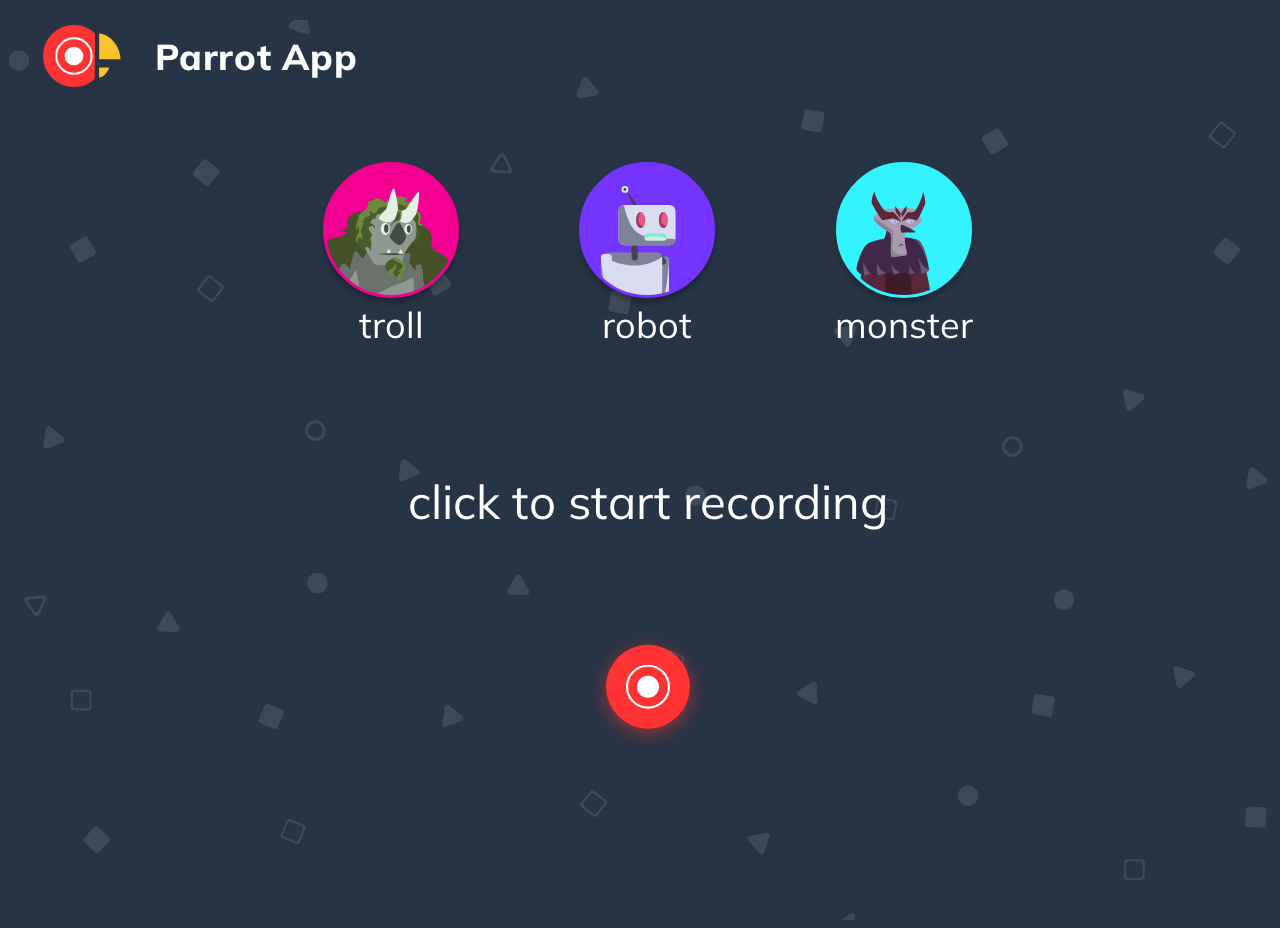
<file: sprint_2/sprint_2.html>
<!doctype html>
<html>

<head>
    <title>Sprint 2 - Prototype</title>
    <!-- Required meta tags -->
    <meta charset="utf-8">
    <meta name="viewport" content="width=device-width, initial-scale=1, shrink-to-fit=no">

    <link rel="stylesheet" href="css/sprint_2.css">


</head>

<body>
    <div class="wrapper">
        <div class="header">
            <div class="parrotIcon"></div>
            <div class="parrotApp">Parrot App</div>
        </div>
        <div class="visualizerContainer">
            <div class="voiceOptions">
                <div class="characterOption">
                    <div class="characterImage trollImage" id="troll"></div> troll
                </div>
                <div class="characterOption">
                    <div class="characterImage robotImage" id="robot"></div> robot
                </div>
                <div class="characterOption">
                    <div class="characterImage monsterImage" id="monster"></div> monster
                </div>
            </div>

            <div class="waveformContainer">click to start recording</div>
            
            <div class="controls">
                <div class="button playBtn" id="playBtn"></div>
                <div class="button recordBtn" id="recordBtn"></div>
                <div class="button deleteBtn" id="deleteBtn"></div>
            </div>

            <div class="audioClips">

            </div>
        </div>
        <canvas id='visualizer'></canvas>

        <audio></audio>
    </div>
</body>

<script src='./sprint_2.js'></script>

</html>
</file>
<file: sprint_2/css/sprint_2.css>
@import url("https://fonts.googleapis.com/css?family=Muli&display=swap");
html {
  overflow: hidden;
}
body {
  font-family: "Muli", sans-serif;
  background: #273445;
  color: white;
}
.wrapper {
  height: 100vh;
  width: 100vw;
  background-image: url("../assets/background.svg");
  background-size: cover;
}

/* Parrot Icon Top Header */
.header {
  margin-left: 30px;
  margin-top: 20px;
  display: flex;
  flex-direction: row;
  color: white;
  align-items: center;
}
.parrotIcon {
  width: 87.12px;
  height: 72px;
  background-image: url("../assets/applogo.svg");
  background-size: cover;
}
.parrotApp {
  font-family: Muli;
  font-style: normal;
  font-weight: 800;
  font-size: 36px;
  line-height: 45px;
  letter-spacing: 0.02em;
  margin-left: 30px;
  color: #ffffff;
}

/* Middle Section including three options the cisual and the controls */
.voiceOptions {
  display: flex;
  flex-direction: row;
  justify-content: center;
  margin-bottom: 120px;
  margin-top: 50px;
}
.waveformContainer {
  font-family: Muli;
  font-style: normal;
  font-weight: normal;
  font-size: 47.2429px;
  line-height: 59px;
  text-align: center;
}
.controls {
  margin-top: 100px;
  display: flex;
  justify-content: center;
}

/* Images */
.characterImage {
  height: 130px;
  width: 130px;
  box-shadow: 0px 4.7381px 4.7381px rgba(0, 0, 0, 0.25);
  border-radius: 334.036px;
  background-color: white;
  font-family: Muli;
  font-style: normal;
  font-weight: normal;
  font-size: 42.6429px;
  margin-top: 20px;

  background-repeat: no-repeat;

  color: #ffffff;

  cursor: pointer;
  border-style: solid;
}

.trollImage {
  background-color: #f30092;
  background-image: url("../assets/troll1.svg");
  background-position-x: 0px;
  background-position-y: 19px;
  border-color: #f30092;
}
.robotImage {
  background-color: #7433ff;
  background-image: url("../assets/robot1.svg");
  background-position-x: 10px;
  background-position-y: 18px;
  border-color: #7433ff;
}
.monsterImage {
  background-color: #33f3ff;
  background-image: url("../assets/monster1.svg");
  background-position-x: 0px;
  background-position-y: 19px;
  border-color: #33f3ff;
}
.characterOption {
  display: flex;
  flex-direction: column;
  align-items: center;
  margin-right: 120px;
  font-family: Muli;
  font-style: normal;
  font-weight: normal;
  font-size: 36px;
  line-height: 54px;
  text-align: center;

  color: #ffffff;
}
.characterOption:last-child {
  margin-right: 0px;
}

/* Buttons */
.button {
  width: 120px;
  height: 120px;
  background-size: contain;
}
.playBtn {
    display: none;
  background-image: url("../assets/playBtn.svg");
}
.recordBtn {
display: block;
  background-image: url("../assets/startrecord.svg");
}
.deleteBtn {
  display: none;
background-image: url("../assets/delete.svg");
}
</file>
